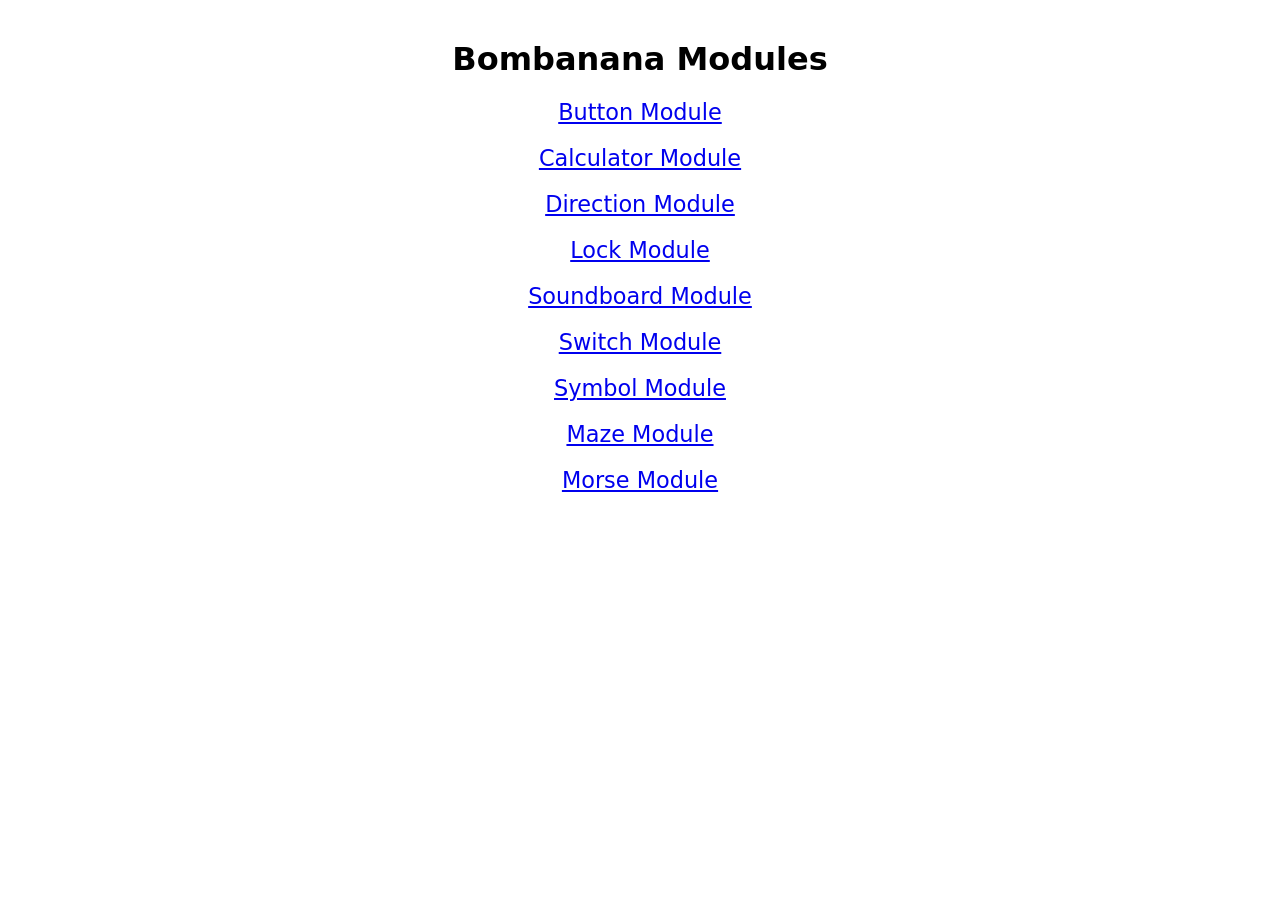
<file: index.html>
<!DOCTYPE html>
<html lang="en">
<head>
  <meta charset="UTF-8">
  <title>Bombanana Modules</title>
  <style>
    body { font-family: system-ui, sans-serif; max-width: 600px; margin: 40px auto; text-align: center; }
    a { display: block; margin: 20px 0; font-size: 1.4rem; }
  </style>
</head>
<body>
  <h1>Bombanana Modules</h1>
  <a href="button/">Button Module</a>
  <a href="calculator/">Calculator Module</a>
  <a href="direction/">Direction Module</a>
  <a href="lock/">Lock Module</a>
  <a href="soundboard/">Soundboard Module</a>
  <a href="switch/">Switch Module</a>
  <a href="symbol/">Symbol Module</a>
  <a href="maze/">Maze Module</a>
  <a href="morse/">Morse Module</a>
</body>
</html>
</file>
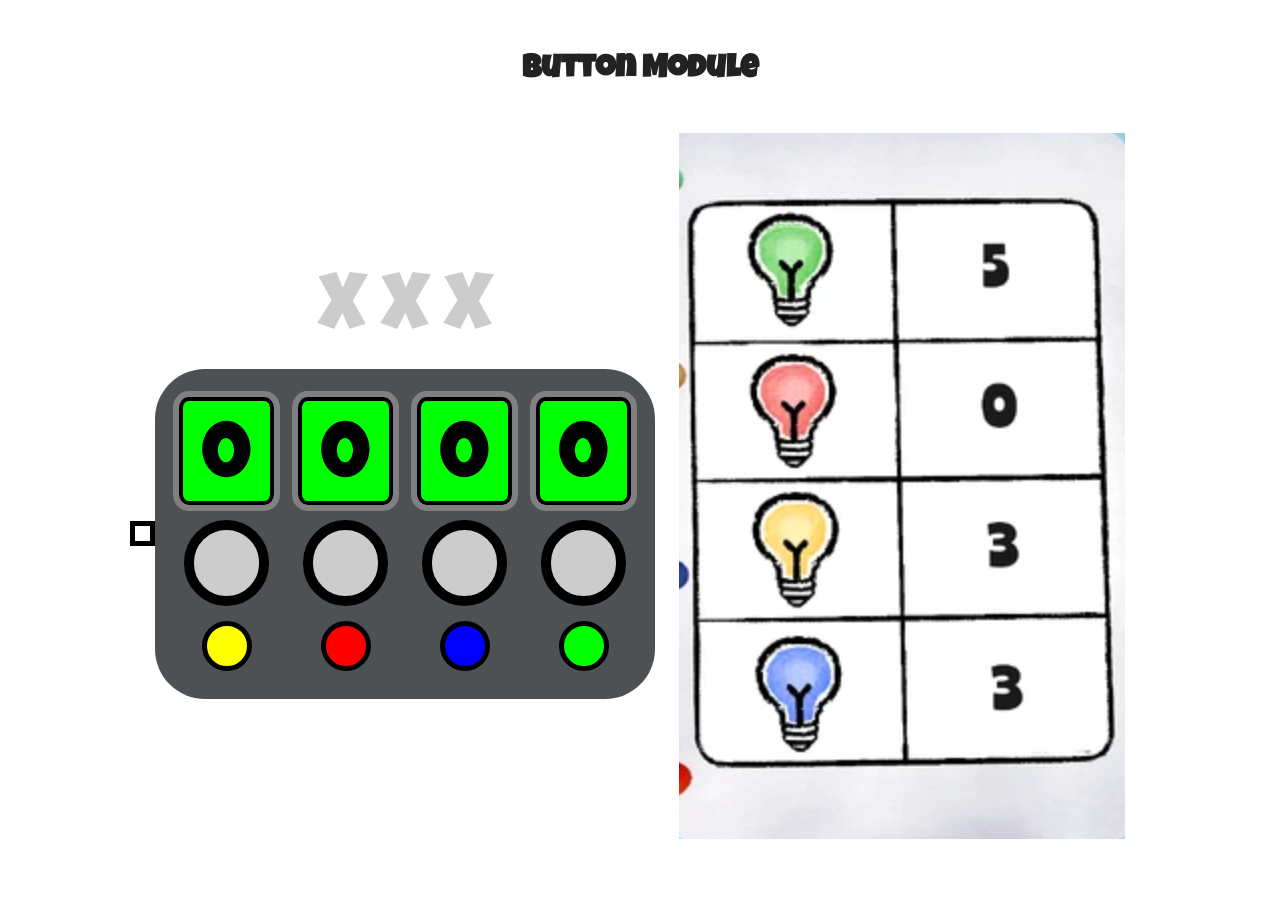
<file: button/index.html>
<!DOCTYPE html>
  <head>
    <title>Button Module</title>
    <link rel="stylesheet" href="styles.css" />
    <link rel="stylesheet" href="../shared/common.css">
    <script src="../shared/common.js" defer></script>
    <script src="script.js" defer></script>
  </head>
  <body>
    <h1 class="title">Button Module</h1>
    <div class="horizontal-container">
      <div class="vertical-container" style="padding: 12px">
        <div class="cross">
          <span>X</span>
          <span>X</span>
          <span>X</span>
        </div>
        <br>
        <div class="module">
          <div class="phases">
            <div class="phase"></div>
          </div>
          <div class="horizontal-container" style="width: 100%">
            <div class="vertical-container">
              <div class="screen">0</div>
              <button class="gray"></button>
              <div class="light yellow"></div>
            </div>
            <div class="vertical-container">
              <div class="screen">0</div>
              <button class="gray"></button>
              <div class="light red"></div>
            </div>
            <div class="vertical-container">
              <div class="screen">0</div>
              <button class="gray"></button>
              <div class="light blue"></div>
            </div>
            <div class="vertical-container">
              <div class="screen">0</div>
              <button class="gray"></button>
              <div class="light green"></div>
            </div>
          </div>
        </div>
      </div>

      <div class="vertical-container">
        <img src="Button-Module IMG.png"
          style="display: block; margin: 0 auto">
      </div>
    </div>
  </body>
</html>
</file>
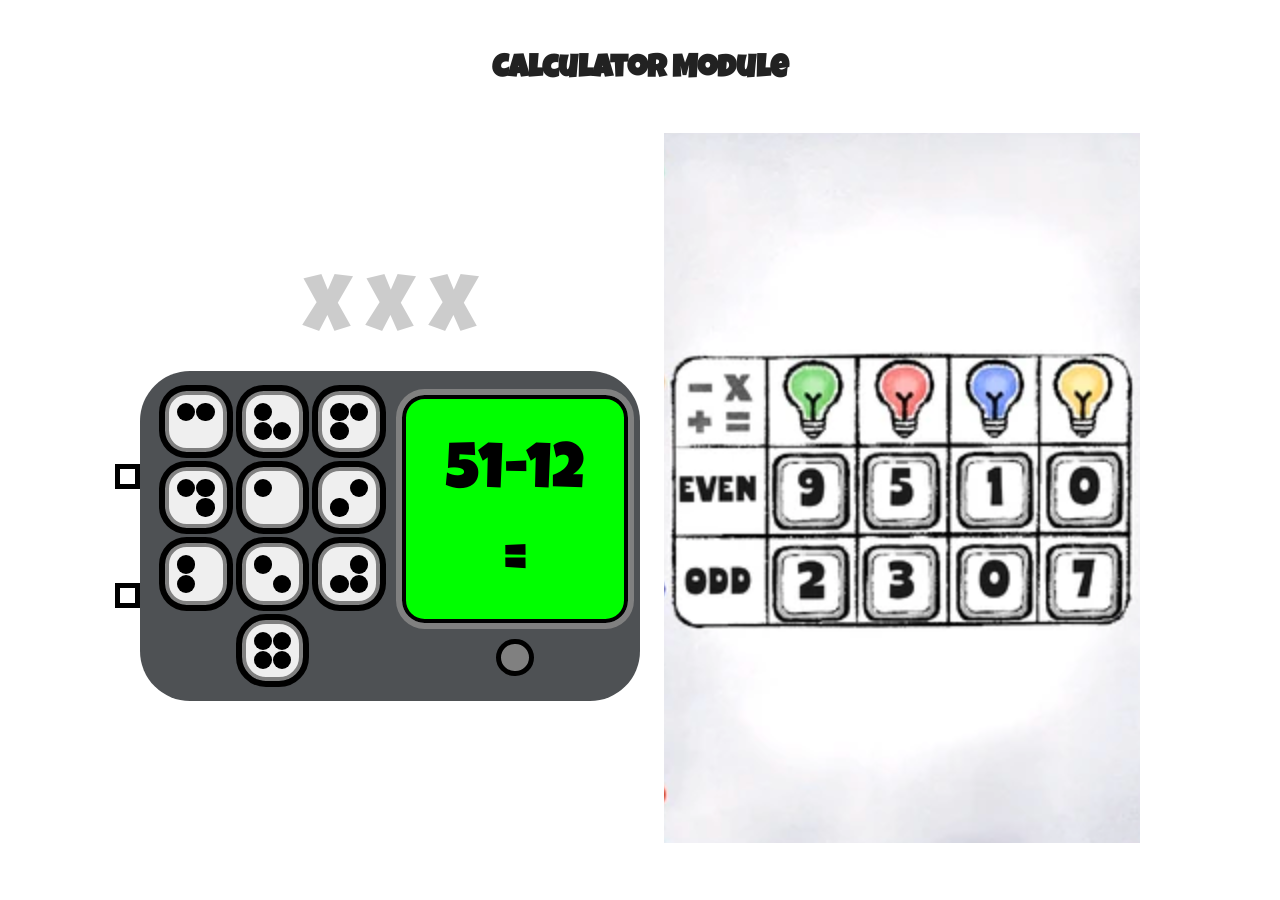
<file: calculator/index.html>
<!DOCTYPE html>
<html>
  <head>
    <title>Calculator Module</title>
    <link rel="stylesheet" href="styles.css" />
    <link rel="stylesheet" href="../shared/common.css">
    <script src="../shared/common.js" defer></script>
    <script src="script.js" defer></script>
  </head>
  <body>
    <h1 class="title">Calculator Module</h1>
    <div class="horizontal-container">
      <div class="vertical-container" style="padding: 12px">
        <div class="cross">
          <span>X</span>
          <span>X</span>
          <span>X</span>
        </div>
        <br>
        <div class="module">
          <div class="phases">
            <div class="phase"></div>
            <div class="phase"></div>
          </div>
          <div class="keypad">
            <button type="button" data-output="3">
              <div class="braille" data-number="3"></div>
            </button>
            <button type="button" data-output="8">
              <div class="braille" data-number="8"></div>
            </button>
            <button type="button" data-output="6">
              <div class="braille" data-number="6"></div>
            </button>
            <button type="button" data-output="4">
              <div class="braille" data-number="4"></div>
            </button>
            <button type="button" data-output="1">
              <div class="braille" data-number="1"></div>
            </button>
            <button type="button" data-output="9">
              <div class="braille" data-number="9"></div>
            </button>
            <button type="button" data-output="2">
              <div class="braille" data-number="2"></div>
            </button>
            <button type="button" data-output="5">
              <div class="braille" data-number="5"></div>
            </button>
            <button type="button" data-output="0">
              <div class="braille" data-number="0"></div>
            </button>
            <button type="button" data-output="7" class="last">
              <div class="braille" data-number="7"></div>
            </button>
          </div>
          <div class="vertical-container" style="width: 50%">
            <div class="screen" style="font-size: 400%">
              <div class="vertical-container">
                <div class="horizontal-container">51-12</div>
                <div class="horizontal-container">=<!--
                  --><div class="answer"></div>
                </div>
              </div>
            </div>
            <br>
            <div class="light" style="width: 12%"></div>
          </div>
        </div>
      </div>

      <div class="vertical-container">
        <img src="Calculator-Module IMG.png"
          style="display: block; margin: 0 auto">
      </div>
    </div>
  </body>
</html>
</file>
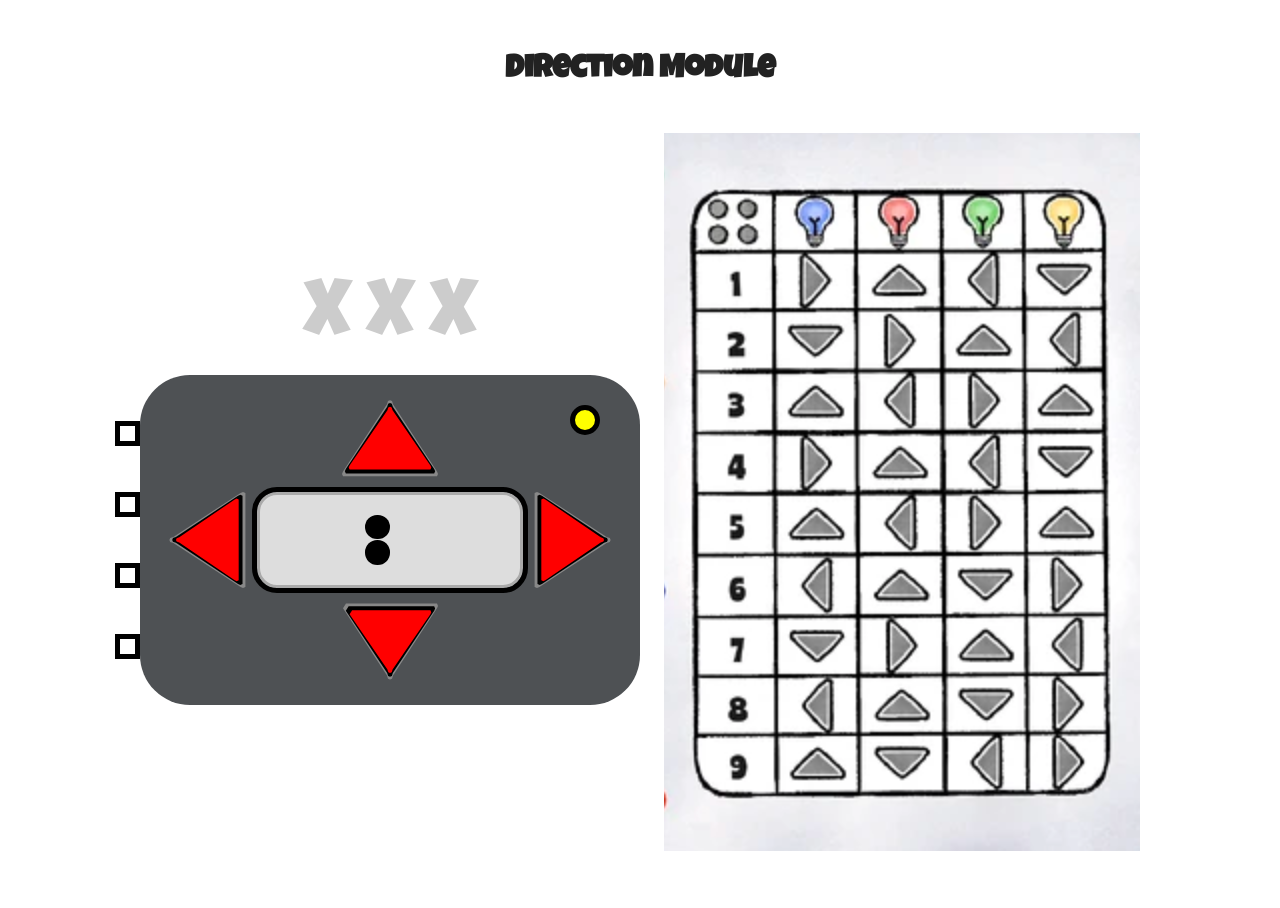
<file: direction/index.html>
<!DOCTYPE html>
<html>
  <head>
    <title>Direction Module</title>
    <link rel="stylesheet" href="styles.css" />
    <link rel="stylesheet" href="../shared/common.css">
    <script src="../shared/common.js" defer></script>
    <script src="script.js" defer></script>
  </head>
  <body>
    <h1 class="title">Direction Module</h1>
    <div class="horizontal-container" style="color: #00f">
      <div class="vertical-container" style="padding: 12px">
        <div class="cross">
          <span>X</span>
          <span>X</span>
          <span>X</span>
        </div>
        <br>
        <div class="module">
          <div class="phases">
            <div class="phase"></div>
            <div class="phase"></div>
            <div class="phase"></div>
            <div class="phase"></div>
          </div>
        <div class="vertical-container" style="width: 100%">
          <div style="position: absolute; top:0; right:0; margin: 30px 40px">
            <div class="light yellow" style="width: 20px"></div>
          </div>
          <button class="direction up" data-dir="up"></button>
          <div class="horizontal-container">
          <button class="direction left" data-dir="left"></button>
          <div class="braille-panel">
            <div class="braille" data-number="2"></div>
          </div>
          <button class="direction right" data-dir="right"></button>
          </div>
          <button class="direction down" data-dir="down"></button>
        </div>
        </div>
      </div>

      <div class="vertical-container">
        <img src="Direction-Module IMG.png"
          style="display: block; margin: 0 auto">
      </div>
    </div>
  </body>
</html>
</file>
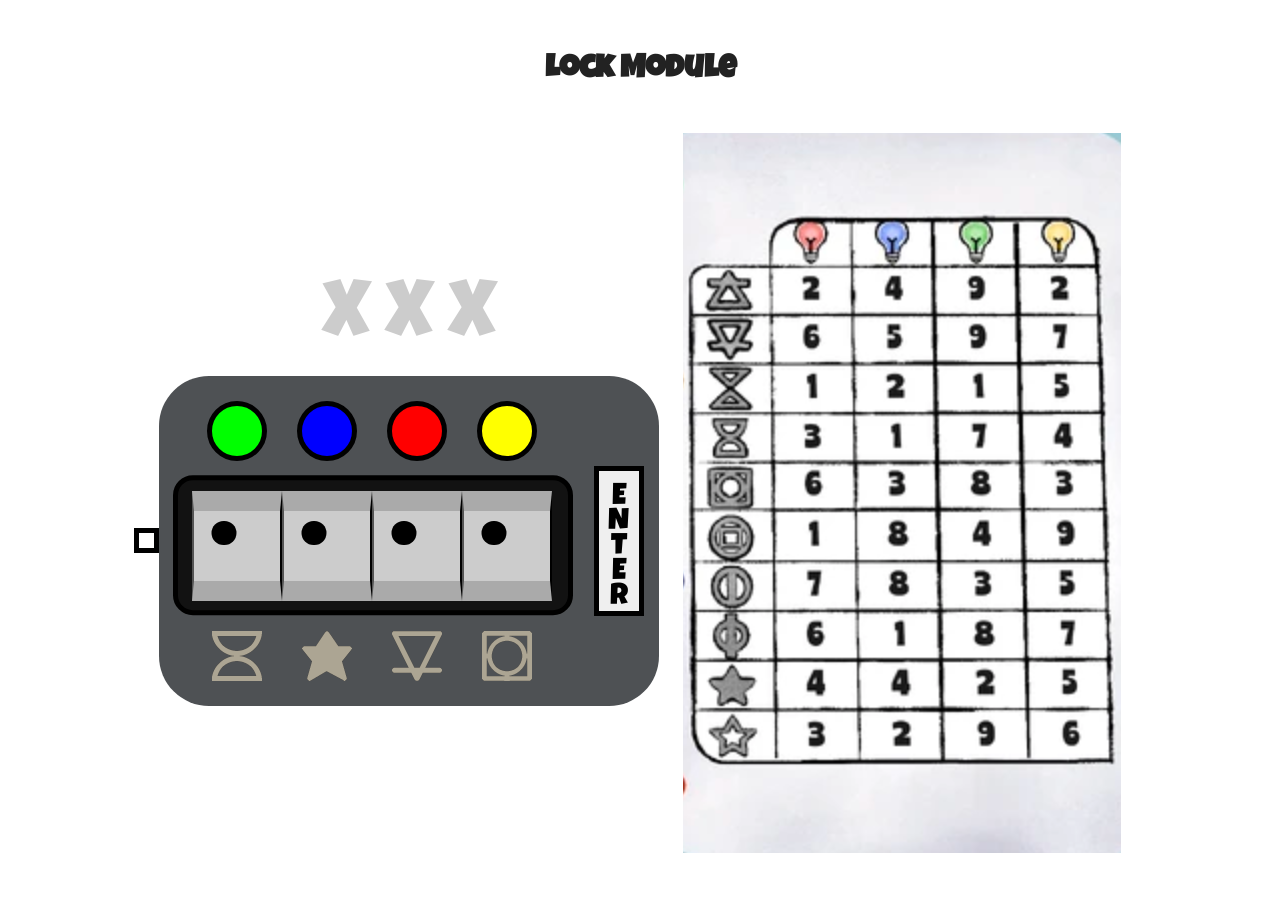
<file: lock/index.html>
<!DOCTYPE html>
<html>
  <head>
    <title>Lock Module</title>
    <link rel="stylesheet" href="styles.css" />
    <link rel="stylesheet" href="../shared/common.css">
    <script src="../shared/common.js" defer></script>
    <script src="script.js" defer></script>
  </head>
  <body>
      <h1 class="title">Lock Module</h1>
      <div class="horizontal-container">
        <div class="vertical-container" style="padding: 12px">
          <div class="cross">
            <span>X</span>
            <span>X</span>
            <span>X</span>
          </div>
          <br>
          <div class="module">
            <div class="phases">
              <div class="phase"></div>
            </div>
            <div class="horizontal-container" style="width: 100%;">
              <div class="wheel-panel"></div>
              <div class="vertical-container" style="padding: 0">
                <div class="light green"></div>
                <button type="button" class="wheel">
                  <div class="braille" data-number="1"></div>
                </button>
                <img class="symbol" data-name="CurvedHour"></img>
              </div>
              <div class="vertical-container" style="padding: 0">
                <div class="light blue"></div>
                <button class="wheel">
                  <div class="braille" data-number="1"></div>
                </button>
                <img class="symbol" data-name="SolidStar"></img>
              </div>
              <div class="vertical-container" style="padding: 0">
                <div class="light red"></div>
                <button class="wheel">
                  <div class="braille" data-number="1"></div>
                </button>
                <img class="symbol" data-name="DownTriangle"></img>
              </div>
              <div class="vertical-container" style="padding: 0">
                <div class="light yellow"></div>
                <button class="wheel">
                  <div class="braille" data-number="1"></div>
                </button>
                <img class="symbol" data-name="SquareCircle"></img>
              </div>
              <div class="vertical-container">
                <button class="v-enter"></button>
              </div>
            </div>
          </div>
        </div>

        <div class="vertical-container">
          <img src="Lock-Module IMG.png"
          style="display: block; margin: 0 auto">
        </div>
      </div>
  </body>
</html>
</file>
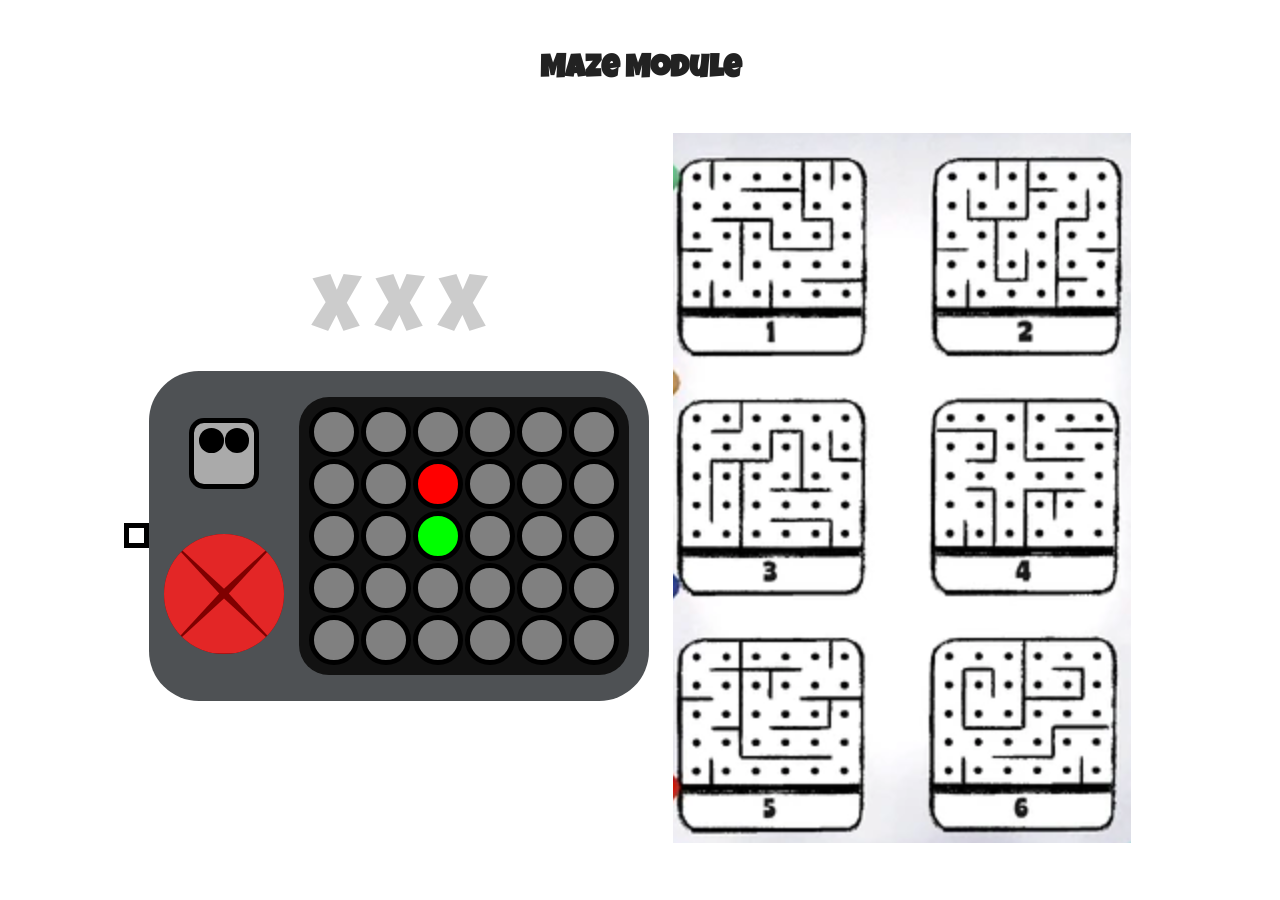
<file: maze/index.html>
<!DOCTYPE html>
  <head>
    <title>Maze Module</title>
    <link rel="stylesheet" href="styles.css" />
    <link rel="stylesheet" href="../shared/common.css">
    <script src="../shared/common.js" defer></script>
    <script src="script.js" defer></script>
  </head>
  <body>
    <h1 class="title">Maze Module</h1>
    <div class="horizontal-container">
      <div class="vertical-container" style="padding: 12px">
        <div class="cross">
          <span>X</span>
          <span>X</span>
          <span>X</span>
        </div>
        <br>
        <div class="module">
          <div class="phases">
            <div class="phase"></div>
          </div>
          <div class="vertical-container" style="width: 30%; gap: 45px">
            <div class="braille-panel">
              <div class="braille" data-number="3" style="width: 100%"></div>
            </div>
            <div class="direction-pad">
              <button class="direction-button up"></button>
              <button class="direction-button right"></button>
              <button class="direction-button down"></button>
              <button class="direction-button left"></button>
            </div>
          </div>
          <div class="maze-panel">
            <div class="light"></div>
            <div class="light"></div>
            <div class="light"></div>
            <div class="light"></div>
            <div class="light"></div>
            <div class="light"></div>
            <div class="light"></div>
            <div class="light"></div>
            <div class="light red"></div>
            <div class="light"></div>
            <div class="light"></div>
            <div class="light"></div>
            <div class="light"></div>
            <div class="light"></div>
            <div class="light green"></div>
            <div class="light"></div>
            <div class="light"></div>
            <div class="light"></div>
            <div class="light"></div>
            <div class="light"></div>
            <div class="light"></div>
            <div class="light"></div>
            <div class="light"></div>
            <div class="light"></div>
            <div class="light"></div>
            <div class="light"></div>
            <div class="light"></div>
            <div class="light"></div>
            <div class="light"></div>
            <div class="light"></div>
          </div>
        </div>
      </div>

      <div class="vertical-container">
        <img src="Maze-Module IMG.png"
          style="display: block; margin: 0 auto">
      </div>
    </div>
  </body>
</html>
</file>
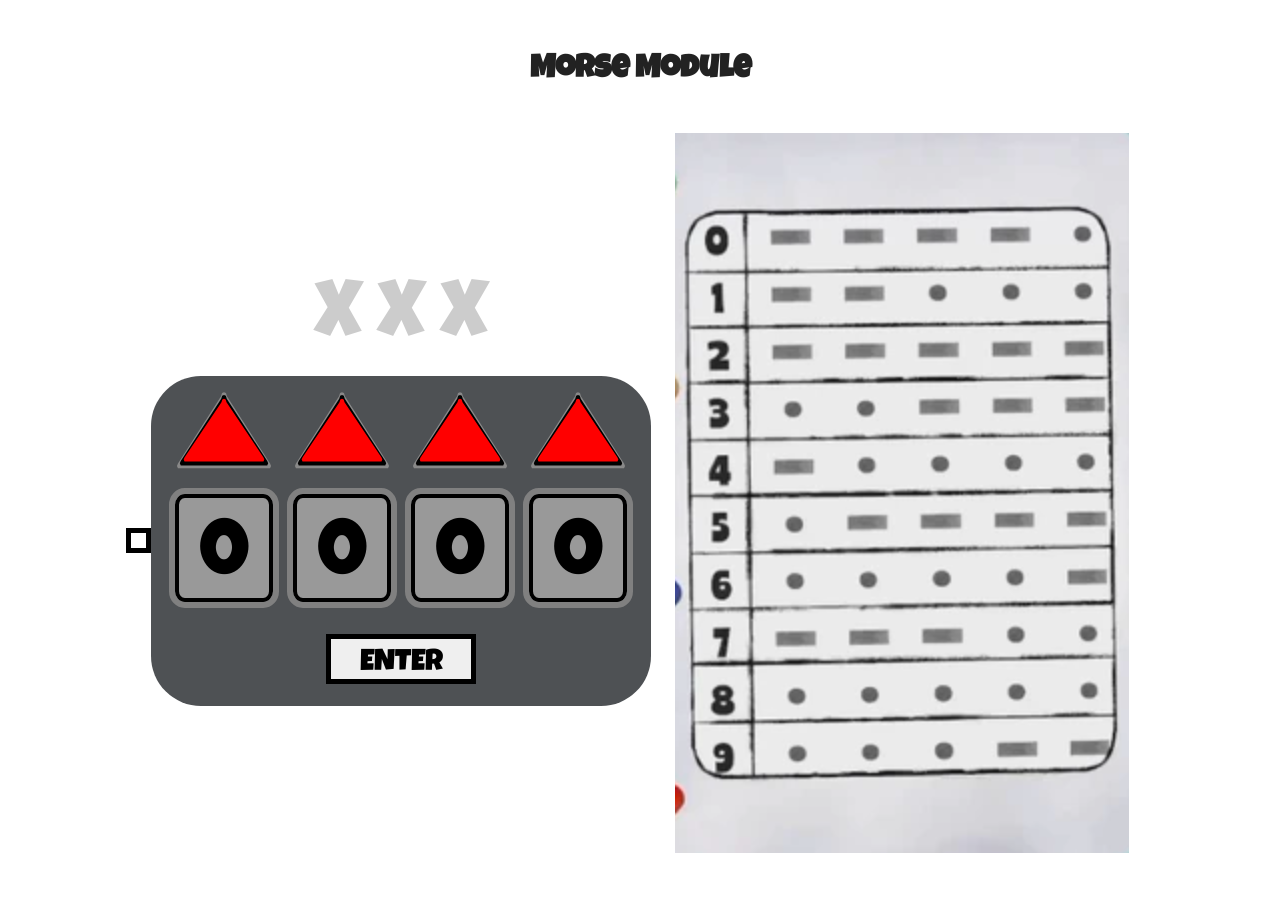
<file: morse/index.html>
<!DOCTYPE html>
<html>
  <head>
    <title>Morse Module</title>
    <link rel="stylesheet" href="../shared/common.css">
    <link rel="stylesheet" href="styles.css" />
    <script src="../shared/common.js" defer></script>
    <script src="script.js" defer></script>
  </head>
  <body>
    <h1 class="title">Morse Module</h1>
    <div class="horizontal-container">
      <div class="vertical-container" style="padding: 12px">
        <div class="cross">
          <span>X</span>
          <span>X</span>
          <span>X</span>
        </div>
        <br>
        <div class="module">
          <div class="phases">
            <div class="phase"></div>
          </div>
          <div class="vertical-container" style="width: 100%;">
            <div class="horizontal-container" style="gap:20px; width: 100%">
              <button class="upbutton"></button>
              <button class="upbutton"></button>
              <button class="upbutton"></button>
              <button class="upbutton"></button>
            </div>
            <div class="horizontal-container" style="gap:20px; width: 100%">
              <div class="screen">0</div>
              <div class="screen">0</div>
              <div class="screen">0</div>
              <div class="screen">0</div>
            </div>
            <button class="enter" style="margin: 20px 0 20px 0"></button>
          </div>
        </div>
      </div>

      <div class="vertical-container">
        <img src="Morse-Module IMG.png"
          style="display: block; margin: 0 auto">
      </div>
    </div>
  </body>
</html>
</file>
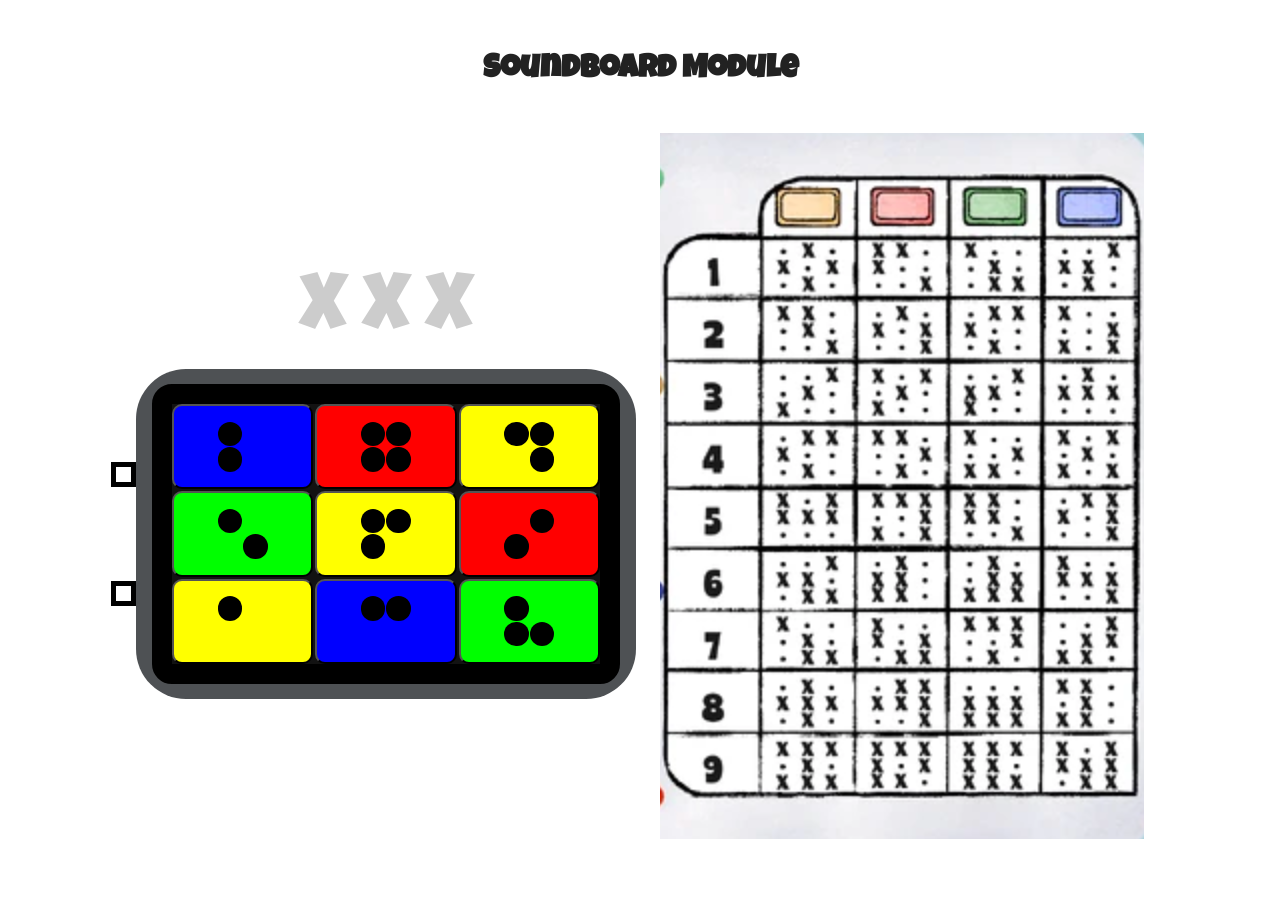
<file: soundboard/index.html>
<!DOCTYPE html>
<html>
  <head>
    <title>Soundboard Module</title>
    <link rel="stylesheet" href="styles.css" />
    <link rel="stylesheet" href="../shared/common.css">
    <script src="../shared/common.js" defer></script>
    <script src="script.js" defer></script>
  </head>
  <body>
      <h1 class="title">Soundboard Module</h1>
      <div class="horizontal-container">
        <div class="vertical-container" style="padding: 12px">
          <div class="cross">
            <span>X</span>
            <span>X</span>
            <span>X</span>
          </div>
          <br>
          <div class="module">
            <div class="phases">
              <div class="phase"></div>
              <div class="phase"></div>
            </div>
            <div class="horizontal-container" style="width: 100%; height: 100%">
              <div class="board">
                <button class="blue">
                  <div class="braille" data-number="2"></div>
                </button>
                <button class="red">
                  <div class="braille" data-number="7"></div>
                </button>
                <button class="yellow">
                  <div class="braille" data-number="4"></div>
                </button>
                <button class="green">
                  <div class="braille" data-number="5"></div>
                </button>
                <button class="yellow">
                  <div class="braille" data-number="6"></div>
                </button>
                <button class="red">
                  <div class="braille" data-number="9"></div>
                </button>
                <button class="yellow">
                  <div class="braille" data-number="1"></div>
                </button>
                <button class="blue">
                  <div class="braille" data-number="3"></div>
                </button>
                <button class="green">
                  <div class="braille" data-number="8"></div>
                </button>
              </div>
            </div>
          </div>
        </div>

        <div class="vertical-container">
        <img src="Soundboard-Module IMG.png"
          style="display: block; margin: 0 auto">
        </div>
      </div>
  </body>
</html>
</file>
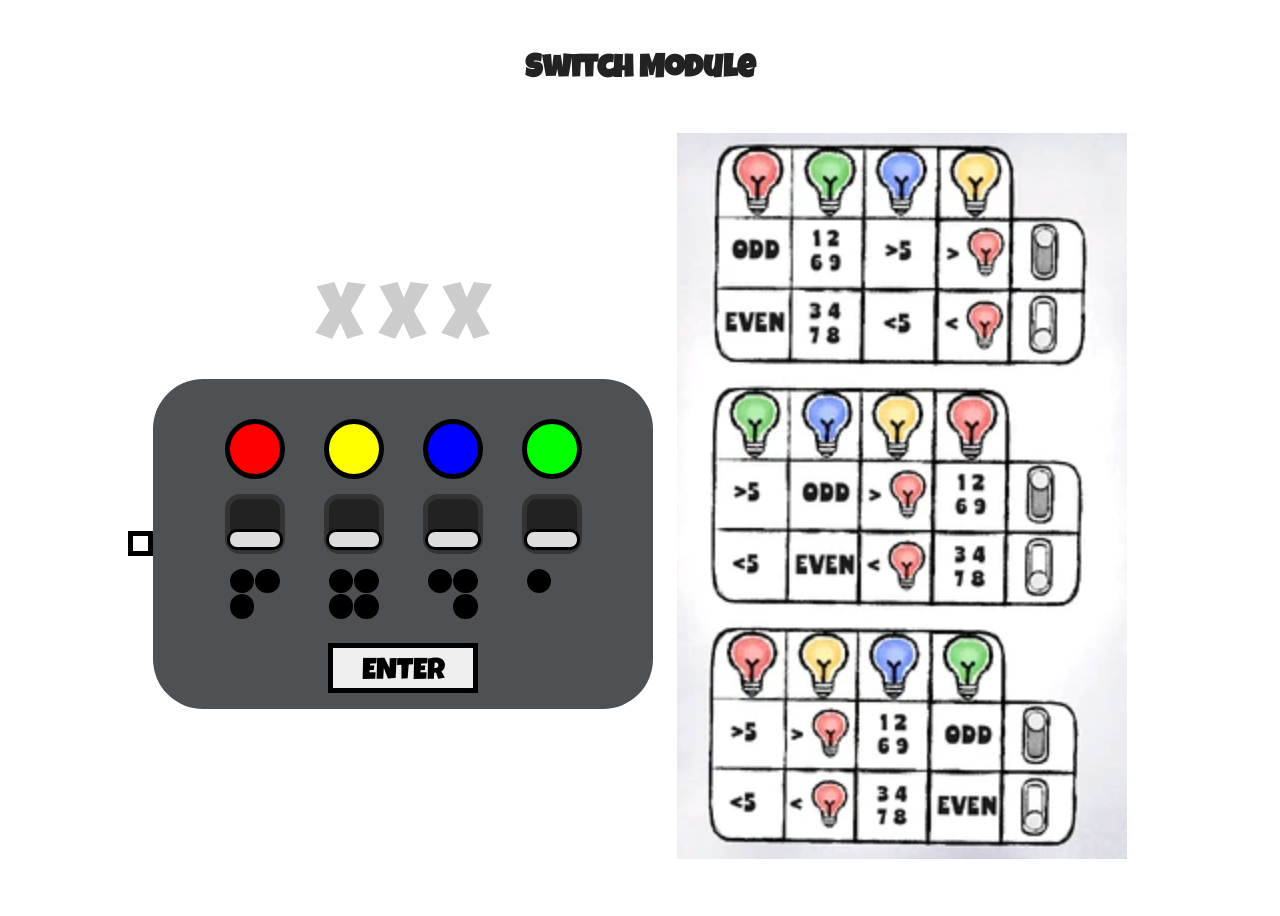
<file: switch/index.html>
<!DOCTYPE html>
<html>
  <head>
    <title>Switch Module</title>
    <link rel="stylesheet" href="styles.css" />
    <link rel="stylesheet" href="../shared/common.css">
    <script src="../shared/common.js" defer></script>
    <script src="script.js" defer></script>
  </head>
  <body>
      <h1 class="title">Switch Module</h1>
      <div class="horizontal-container">
        <div class="vertical-container" style="padding: 12px">
          <div class="cross">
            <span>X</span>
            <span>X</span>
            <span>X</span>
          </div>
          <br>
          <div class="module">
            <div class="phases">
              <div class="phase"></div>
            </div>
            <div class="vertical-container" style="width: 100%;"">
              <div class="horizontal-container" style="gap: 15px">
                <div class="vertical-container">
                  <div class="light red"></div>
                  <div class="lever" data-state="down">
                    <div class="lever-handle"></div>
                  </div>
                  <div class="braille" data-number="6"></div>
                </div>
                <div class="vertical-container">
                  <div class="light yellow"></div>
                  <div class="lever" data-state="down">
                    <div class="lever-handle"></div>
                  </div>
                  <div class="braille" data-number="7"></div>
                </div>
                <div class="vertical-container">
                  <div class="light blue"></div>
                  <div class="lever" data-state="down">
                    <div class="lever-handle"></div>
                  </div>
                  <div class="braille" data-number="4"></div>
                </div>
                <div class="vertical-container">
                  <div class="light green"></div>
                  <div class="lever" data-state="down">
                    <div class="lever-handle"></div>
                  </div><div class="braille" data-number="1"></div>
                </div>
              </div>
              <button class="enter"></button>
            </div>
          </div>
        </div>

        <div class="vertical-container">
          <img src="Switch-Module IMG.png"
          style="display: block; margin: 0 auto">
        </div>
      </div>
  </body>
</html>
</file>
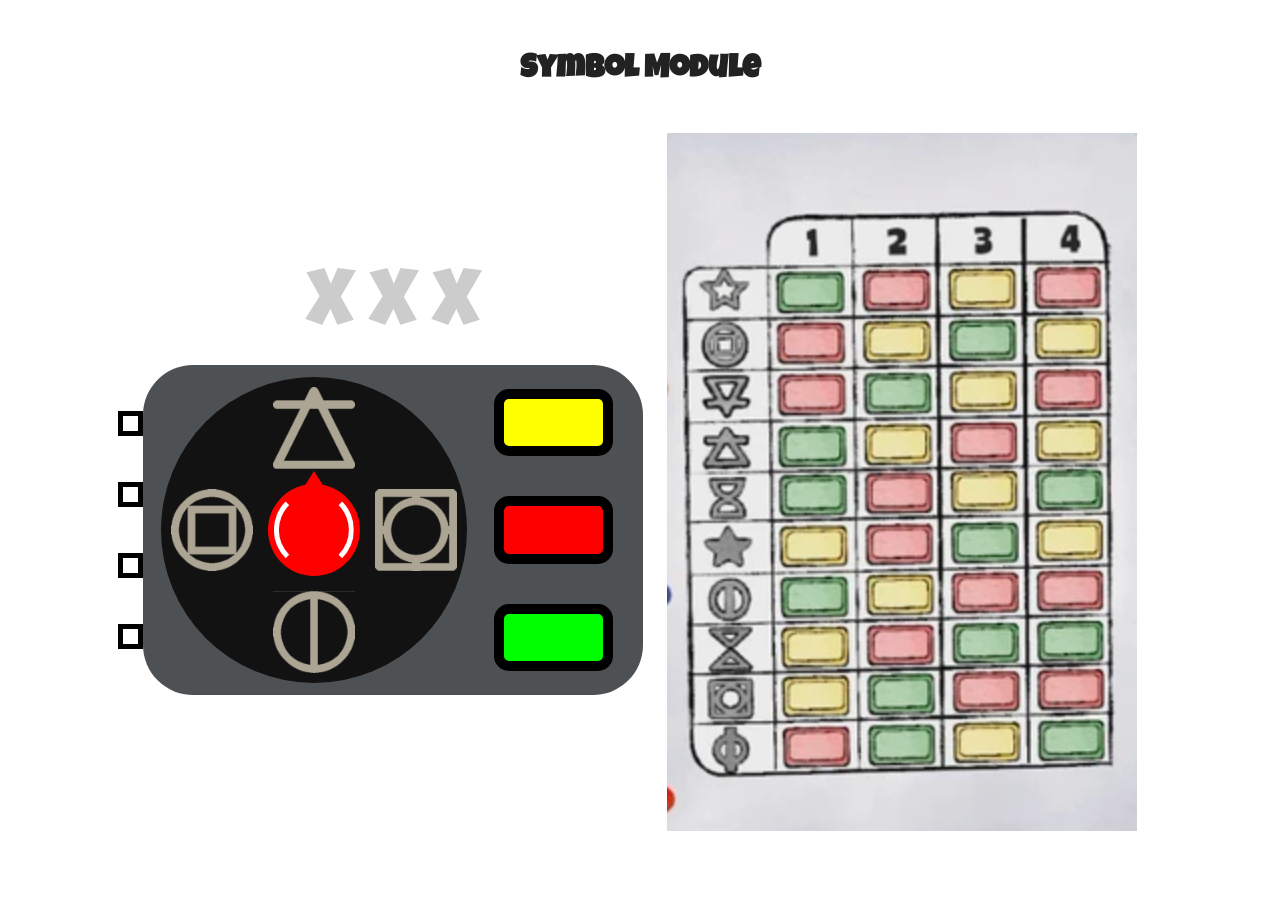
<file: symbol/index.html>
<!DOCTYPE html>
<html>
  <head>
    <title>Symbol Module</title>
    <link rel="stylesheet" href="styles.css" />
    <link rel="stylesheet" href="../shared/common.css">
    <script src="../shared/common.js" defer></script>
    <script src="script.js" defer></script>
  </head>
  <body>
    <h1 class="title">Symbol Module</h1>
    <div class="horizontal-container">
      <div class="vertical-container" style="padding: 12px">
        <div class="cross">
          <span>X</span>
          <span>X</span>
          <span>X</span>
        </div>
        <br>
        <div class="module">
          <div class="phases">
            <div class="phase"></div>
            <div class="phase"></div>
            <div class="phase"></div>
            <div class="phase"></div>
          </div>
          <div class="horizontal-container" style="width: 100%; height: 100%">
            <div class="invisgrid">
              <div class="circle-panel"></div>
              <img class="symbol" data-name="CircleSquare"></img>
              <img class="symbol" data-name="UpTriangle"></img>
              <img class="symbol" data-name="SquareCircle"></img>
              <img class="symbol" data-name="Stop"></img>
              <button class="dial" type="button">
                <div class="arrow"></div>
              </button>
            </div>
            <div class="vertical-container" style="width: 30%; height: 100%; margin: 0 0 0 15px;  gap: 12px">
              <button class="ansbutton" data-color="red"></button>
              <br>
              <button class="ansbutton" data-color="green"></button>
              <br>
              <button class="ansbutton" data-color="yellow"></button>
            </div>
          </div>
          </div>
        </div>
        <div class="vertical-container">
        <img src="Symbol-Module IMG.png"
          style="display: block; margin: 0 auto">
        </div>
      </div>
  </body>
</html>
</file>
<file: button/styles.css>
.module .vertical-container {
  width: 25%;
  gap: 15px;
}

.module .screen {
  aspect-ratio: 1/1;
}

.module .light {
  width: 40px;
}

button.gray {
  background-color: #ccc;
  width: 90%;
  aspect-ratio: 1/1;
  border-radius: 50%;
  border: 10px solid black;
  cursor: pointer
}
</file>
<file: shared/common.css>
@import url('https://fonts.googleapis.com/css2?family=Luckiest+Guy&display=swap');

body{
  padding: 25px;
  font-family: "Luckiest Guy";
}
.title {
  color: #222;
  text-align: center;
}

.module {
  box-sizing: border-box;
  background-color: #4e5154;
  width: 500px;
  height: 330px;
  border-radius: 50px;
  align-items: center;
  margin: 0 auto;
  display: flex;
}

/* general containers */
.horizontal-container {
  box-sizing: border-box;
  display: flex;
  flex-direction: row;
  justify-content: center;
  align-items: center;
  padding: 12px;
}

.vertical-container {
  box-sizing: border-box;
  display: flex;
  flex-direction: column;
  justify-content: center;
  align-items: center;
  padding: 12px;
}

/* phases */
.phases {
  height: 100%;
  display: flex;
  flex-direction: column;
  justify-content: space-evenly;
}

.phase {
  background-color: white;
  width: 15px;
  aspect-ratio: 1/1;
  margin: 0 0 0 -25px;
  border: 5px solid black;
}

.phase.done {
  background-color: #0f0;
}

/* braille numbers */
.braille {
  display: grid;
  width: 50px;
  aspect-ratio: 1/1;
  grid-template-columns: 1fr 1fr;
  grid-template-rows: 1fr 1fr;
  gap: 1px
}

.braille span {
  width: 100%;
  aspect-ratio: 1/1;
  border-radius: 50%;
}

.braille:is(
  [data-number="1"],
  [data-number="2"],
  [data-number="3"],
  [data-number="4"],
  [data-number="5"],
  [data-number="6"],
  [data-number="7"],
  [data-number="8"]) span:first-child {
  background-color: black;
}

.braille:is(
  [data-number="3"],
  [data-number="4"],
  [data-number="6"],
  [data-number="7"],
  [data-number="9"],
  [data-number="0"]) span:nth-child(2) {
  background-color: black;
}

.braille:is(
  [data-number="2"],
  [data-number="6"],
  [data-number="7"],
  [data-number="8"],
  [data-number="9"],
  [data-number="0"]) span:nth-child(3) {
  background-color: black;
}

.braille:is(
  [data-number="4"],
  [data-number="5"],
  [data-number="7"],
  [data-number="8"],
  [data-number="0"]) span:last-child {
  background-color: black;
}

/* floating element for braille */
.braille::after {
  content: attr(data-number);
  position: absolute;
  color: #27115c;
  -webkit-text-stroke: 3px white;
  font-size: 60px;
  opacity: 0;
  transition: opacity 0.05s;
  transform: translate(30%, 5%);
  pointer-events: none;
}

.braille:hover::after {
  opacity: 1;
}

/* light */
.light {
  background-color: gray;
  width: 50px;
  aspect-ratio: 1/1;
  border-radius: 50%;
  border: 5px solid black;
}

.light.red {
  background-color: red;
}

.light.yellow {
  background-color: yellow;
}

.light.green {
  background-color: #0f0;
}

.light.blue {
  background-color: blue;
}

/* enter button */
button.enter {
  width: 150px;
  height: 50px;
  border: 5px solid black;
  display: flex;
  justify-content: center;
  align-items: center;
  padding: 10px 0 0 0;
  cursor: pointer;
}

button.enter::after {
  content: "ENTER";
  font-family: "Luckiest Guy";
  font-size: 30px;
}

/* vertical enter */
button.v-enter {
  width: 50px;
  height: 150px;
  border: 5px solid black;
  display: flex;
  justify-content: center;
  align-items: center;
  padding: 10px 0 0 0;
  cursor: pointer;
}

button.v-enter::after {
  content: "ENTER";
  font-family: "Luckiest Guy";
  font-size: 30px;
  writing-mode: vertical-rl;
  text-orientation: upright;
  letter-spacing: -5px;
}

/* symbol */
img.symbol {
  width: 50px;
  height: 50px;
}

/* screen */
.screen {
  box-sizing: border-box;
  width: 100%;
  aspect-ratio: 1/1;
  background-color: #0f0;
  border-radius: 10%;
  font-size: 500%;
  border-width: 20px;
  border: 4px solid black;
  outline: 6px solid gray;
  display: flex;
  justify-content: center;
  align-items: center;
  padding: 20px 0 0 0;
}

/* crosses */
.cross {
  font-size: 80px;
  color: #ccc;
}

.cross.red1 span:first-child {
  color: #f00;
}

.cross.red2 span:nth-child(-n+2) {
  color: #f00;
}

.cross.red3 span {
  color: #f00;
}
</file>
<file: calculator/styles.css>
.keypad {
  box-sizing: border-box;
  width: 50%;
  height: 100%;
  display: grid;
  grid-template-columns: repeat(3, 1fr);
  grid-template-rows: repeat(4, 1fr);
  gap: 15px;
  padding: 20px 10px 20px 25px;
}

.keypad button {
  border-radius: 35%;
  font-family: inherit;
  font-size: 40px;
  border: 4px solid gray;
  outline: 6px solid black;
  display: grid;
  justify-items: center;
  align-items: center;
  cursor: pointer;
}

.keypad button.last {
  border-radius: 24px;
  font-family: inherit;
  font-size: 40px;
  grid-column: 2;
}

.keypad .braille {
  width: 90%;
}
</file>
<file: direction/styles.css>
.module {
  position: relative;
}

.braille-panel {
  background-color: #ddd;
  height: 90px;
  width: 260px;
  border-radius: 20px;
  margin: 0 10px;
  border: 3px solid #aaa;
  outline: 5px solid #000;
  display: flex;
  justify-content: center;
  align-items: center;
}

.direction {
  position: relative;
  display: block;
  padding: 0;
  border: 0;
  background: #888;
  cursor: pointer;
  appearance: none;
}

.direction::before,
.direction::after {
  position: absolute;
  content: "";
  pointer-events: none;
}

.direction::before {
  inset: 3px;
  background: #000;
}

.direction::after {
  inset: 7px;
  background: red;
}

.up {
  width: 100px;
  height: 80px;
}

.up,
.up::before,
.up::after {
  clip-path: polygon(47% 8%, 48% 4%, 50% 3%, 52% 4%, 53% 8%, 97% 92%, 98% 95%, 97% 98%, 94% 98%, 6% 98%, 3% 98%, 2% 95%, 3% 92%);
}

.right {
  width: 80px;
  height: 100px;
}

.right,
.right::before,
.right::after {
  clip-path: polygon(92% 47%, 96% 48%, 97% 50%, 96% 52%, 92% 53%, 8% 97%, 5% 98%, 2% 97%, 2% 94%, 2% 6%, 2% 3%, 5% 2%, 8% 3%);
}

.down {
  width: 100px;
  height: 80px;
}

.down,
.down::before,
.down::after {
  clip-path: polygon(3% 8%, 6% 2%, 94% 2%, 97% 2%, 98% 5%, 97% 8%, 53% 92%, 52% 96%, 50% 97%, 48% 96%, 47% 92%);
}

.left {
  width: 80px;
  height: 100px;
}

.left,
.left::before,
.left::after {
  clip-path: polygon(8% 53%, 4% 52%, 3% 50%, 4% 48%, 8% 47%, 92% 3%, 95% 2%, 98% 3%, 98% 6%, 98% 94%, 98% 97%, 95% 98%, 92% 97%);
}
</file>
<file: lock/styles.css>
.module button.v-enter {
  transform: translateX(30px);
}

button.wheel {
  width: 90px;
  height: 110px;
  background-color: #ccc;
  margin: 30px 0;
  border-top: 20px solid #aaa;
  border-bottom: 20px solid #aaa;
  font-family: inherit;
  cursor: pointer;
  z-index: 1;
  padding: 0 0 0 15px;
}

.wheel .braille {
  transform: translateX(5%)
}

.wheel-panel {
  position: absolute;
  width: 390px;
  height: 130px;
  background-color: #121212;
  transform: translate(-9%, 3%);
  border-radius: 20px;
  border: 5px solid black;
}
</file>
<file: maze/styles.css>
.maze-panel {
  display: grid;
  grid-template-columns: repeat(6, 1fr);
  grid-template-rows: repeat(5, 1fr);
  gap: 2px;
  background-color: #121212;
  padding: 10px;
  border-radius: 30px;
}

.maze-panel .light {
  width: 40px;
}

.braille-panel {
  width: 40%;
  aspect-ratio: 1/1;
  background-color: #aaa;
  padding: 5px;
  border: 5px solid black;
  border-radius: 15px
}

.direction-pad {
  position: relative;
  width: 120px;
  height: 120px;
  overflow: hidden;
  border-radius: 50%;
  background: #7f0000;
}

.direction-button {
  position: absolute;
  inset: 0;
  display: flex;
  align-items: center;
  justify-content: center;
  border: 0;
  background: #e32626;
  color: white;
  font-size: 20px;
  cursor: pointer;
}

.direction-button:hover {
  background: #ff3b3b;
}

.direction-button.up {
  clip-path: polygon(0 0, 100% 0, 50% 46%);
  align-items: flex-start;
  padding-top: 12px;
}

.direction-button.right {
  clip-path: polygon(100% 0, 100% 100%, 54% 50%);
  justify-content: flex-end;
  padding-right: 12px;
}

.direction-button.down {
  clip-path: polygon(100% 100%, 0 100%, 50% 54%);
  align-items: flex-end;
  padding-bottom: 12px;
}

.direction-button.left {
  clip-path: polygon(0 100%, 0 0, 46% 50%);
  justify-content: flex-start;
  padding-left: 12px;
}
</file>
<file: morse/styles.css>
.upbutton {
  position: relative;
  display: block;
  padding: 0;
  border: 0;
  background: #888;
  cursor: pointer;
  appearance: none;
  width: 100px;
  height: 80px;
  clip-path: polygon(47% 8%, 48% 4%, 50% 3%, 52% 4%, 53% 8%, 97% 92%, 98% 95%, 97% 98%, 94% 98%, 6% 98%, 3% 98%, 2% 95%, 3% 92%);
}

.upbutton::before,
.upbutton::after {
  position: absolute;
  content: "";
  pointer-events: none;
  clip-path: polygon(47% 8%, 48% 4%, 50% 3%, 52% 4%, 53% 8%, 97% 92%, 98% 95%, 97% 98%, 94% 98%, 6% 98%, 3% 98%, 2% 95%, 3% 92%);
}

.upbutton::before {
  inset: 3px;
  background: #000;
}

.upbutton::after {
  inset: 7px;
  background: red;
}

.screen {
  background-color: #999;
}

.screen.blink {
  animation: blink 1s step-end infinite;
}

@keyframes blink {
  0%, 100% {background-color: #0f0;}
  50% {background-color: #999;}
}
</file>
<file: soundboard/styles.css>
.board {
  width: 90%;
  height: 85%;
  background-color: #121212;
  border-radius: 20px;
  border: 20px solid black;
  display: grid;
  grid-template-columns: repeat(3, 1fr);
  grid-template-rows: repeat(3, 1fr);
  gap: 2px;
}

.board button {
  cursor: pointer;
  border-radius: 10px;
  font-family: inherit;
  display: grid;
  justify-items: center;
  align-items: center;
  background-color: gray;
}

button.red {
  background-color: red;
}

button.yellow {
  background-color: yellow;
}

button.green {
  background-color: #0f0;
}

button.blue {
  background-color: blue;
}
</file>
<file: switch/styles.css>
.lever {
  position: relative;
  width: 50px;
  height: 50px;
  background: #222;
  border-radius: 15px;
  border: 5px solid #333;
  cursor: pointer;
  margin: 15px auto
}

.lever-handle {
  position: absolute;
  width: 50px;
  height: 15px;
  background: #ddd;
  border: 3px solid #000;
  border-radius: 10px;
  left: 50%;
  transform: translateX(-50%);
  transition: top 0.2s ease;
}

/* Down position (default) */
.lever[data-state="down"] .lever-handle {
  top: 30px;
}

/* Up position */
.lever[data-state="up"] .lever-handle {
  top: 0px;
}
</file>
<file: symbol/styles.css>
.invisgrid {
  position: relative;
  display: grid;
  grid-template-columns: repeat(3, 1fr);
  grid-template-rows: repeat(3, 1fr);
  height: 100%;
  aspect-ratio: 1/1;
}

.invisgrid .circle-panel {
  position: absolute;
  height: 100%;
  width: 100%;
  border-radius: 50%;
  background-color: #121212;
}

.dial {
  position: relative;
  height: 90%;
  width: 90%;
  justify-self: center;
  align-self: center;
  appearance: none;
  background-color: #f00;
  border-color: transparent;
  z-index: 1;
  border-radius: 50%;
  cursor: pointer;
  transform: rotate(0deg);
  transition: transform 180ms ease;
}

.dial::before {
  content: "";
  position: absolute;
  top: -15px;
  left: 50%;
  width: 0;
  height: 0;
  border-left: 10px solid transparent;
  border-right: 10px solid transparent;
  border-bottom: 16px solid #f00;
  transform: translateX(-50%);
  z-index: 2;
}

.dial .arrow {
  position: absolute;
  height: 80%;
  width: 80%;
  border-radius: 50%;
  border-left: 5px solid white;
  border-right: 5px solid white;
  border-top: 5px solid transparent;
  border-bottom: 5px solid transparent;
  top: 50%; 
  left: 50%; 
  transform: translate(-50%, -50%);
}

.invisgrid .dial {
  grid-column: 2;
  grid-row: 2;
}

.invisgrid .symbol {
  justify-self: center;
  align-self: center;
  z-index: 1;
  width: 80%;
  height: 80%;
}

.invisgrid .symbol[data-name="CircleSquare"] {
  grid-column: 1;
  grid-row: 2;
}

.invisgrid .symbol[data-name="UpTriangle"] {
  grid-column: 2;
  grid-row: 1;
}

.invisgrid .symbol[data-name="SquareCircle"] {
  grid-column: 3;
  grid-row: 2;
}

.invisgrid .symbol[data-name="Stop"] {
  grid-column: 2;
  grid-row: 3;
}

button.ansbutton {
  width: 100%;
  height: 30%;
  border-radius: 15px;
  border: 10px solid black;
  cursor: pointer;
}

button.ansbutton[data-color="red"] {
  background-color: red;
}

button.ansbutton[data-color="yellow"] {
  background-color: yellow;
}

button.ansbutton[data-color="green"] {
  background-color: #0f0;
}
</file>
